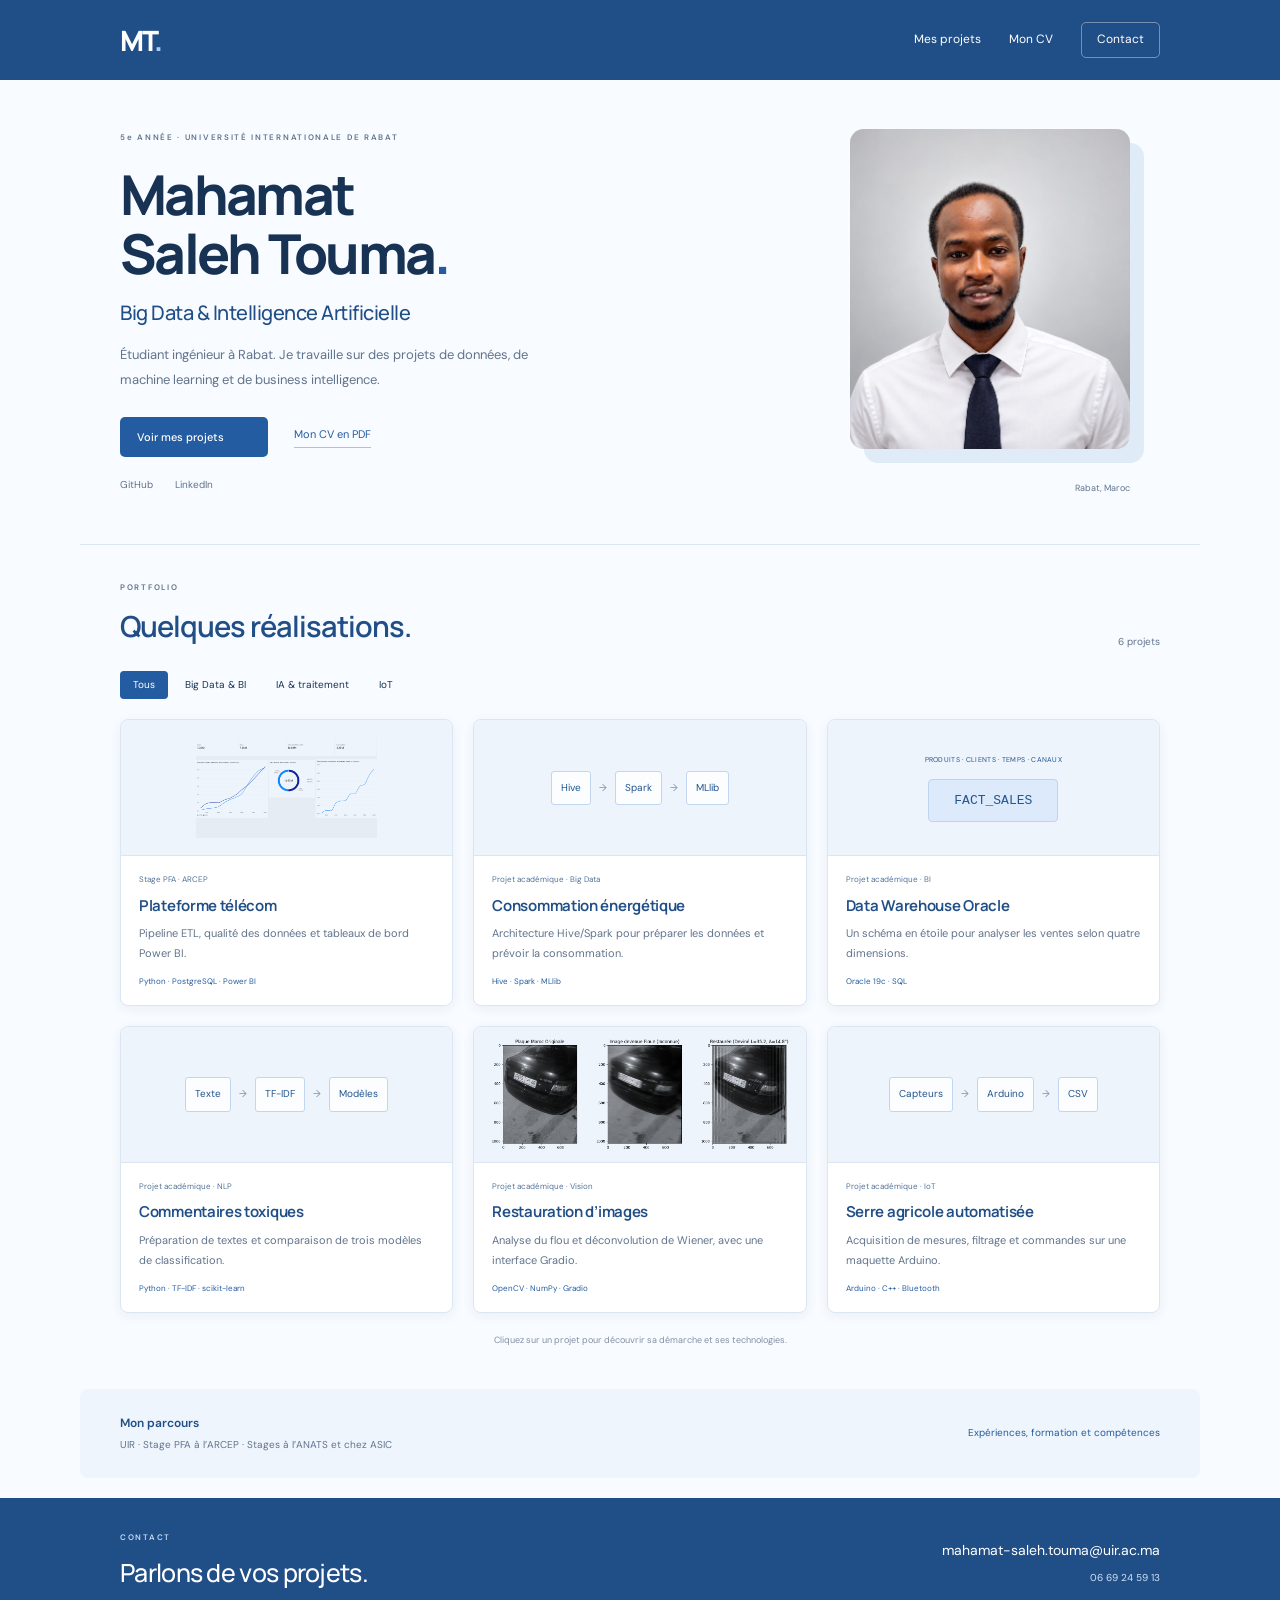
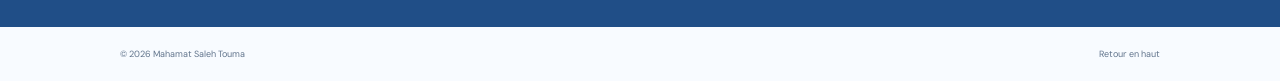
<file: index.html>
<!doctype html>
<html lang="fr">
<head><meta charset="utf-8"><meta name="viewport" content="width=device-width,initial-scale=1"><meta name="theme-color" content="#122e3b"><meta name="description" content="Portfolio de Mahamat Saleh Touma, élève ingénieur en 5e année Big Data et Intelligence Artificielle à l’UIR. Expériences, formation et projets en données, IA, BI et IoT."><title>Mahamat Saleh Touma | Big Data & Intelligence Artificielle</title><link rel="icon" href="data:image/svg+xml,%3Csvg xmlns='http://www.w3.org/2000/svg' viewBox='0 0 64 64'%3E%3Crect width='64' height='64' rx='14' fill='%23122e3b'/%3E%3Ctext x='32' y='43' text-anchor='middle' font-family='Arial' font-size='34' fill='%2389d4bd'%3EM%3C/text%3E%3C/svg%3E"><script src="app.js" defer></script><meta property="og:title" content="Mahamat Saleh Touma — Big Data & Intelligence Artificielle"><meta property="og:description" content="Mon parcours à l’UIR, mes expériences et mes projets en données, IA, BI et IoT."><meta property="og:type" content="website"><meta property="og:url" content="https://toumaj1.github.io/"><meta property="og:image" content="https://toumaj1.github.io/social-preview.png"><link rel="canonical" href="https://toumaj1.github.io/"><link rel="stylesheet" href="compact.css?v=20261024-blue"></head><body><a class="skip" href="#contenu">Aller au contenu</a><header class="wrap"><a class="brand" href="#accueil" aria-label="Mahamat Saleh Touma, accueil">MT<span>.</span></a><button class="menu-toggle" aria-controls="navigation" aria-expanded="false">Menu ☰</button><nav id="navigation" aria-label="Navigation principale"><a href="#projets">Mes projets</a><a href="cv.html">Mon CV</a><a class="nav-contact" href="#contact">Contact </a></nav></header>
<main id="contenu"><section class="hero wrap" id="accueil"><div class="hero-copy"><p class="eyebrow">5e ANNÉE · UNIVERSITÉ INTERNATIONALE DE RABAT</p><h1>Mahamat<br>Saleh Touma<span>.</span></h1><h2>Big Data & Intelligence Artificielle</h2><p class="hero-description">Étudiant ingénieur à Rabat. Je travaille sur des projets de données, de machine learning et de business intelligence.</p><div class="hero-actions"><a class="button" href="#projets">Voir mes projets <span></span></a><a class="cv-download" href="cv-mahamat-saleh-touma.pdf" download>Mon CV en PDF </a></div><div class="hero-social"><a href="https://github.com/toumaj1" target="_blank" rel="noopener noreferrer">GitHub </a><a href="https://www.linkedin.com/in/mahamat-saleh-touma-a83767278" target="_blank" rel="noopener noreferrer">LinkedIn </a></div></div><div class="hero-photo"><img src="portrait.png" alt="Portrait de Mahamat Saleh Touma" width="1130" height="1392"><span>Rabat, Maroc</span></div></section>
<section class="projects wrap" id="projets"><div class="projects-heading"><div><p class="eyebrow">PORTFOLIO</p><h2>Quelques réalisations.</h2></div><span class="project-count">6 projets</span></div><div class="filters" role="group" aria-label="Filtrer les projets"><button data-filter="all" class="active" aria-pressed="true">Tous</button><button data-filter="engineering" aria-pressed="false">Big Data & BI</button><button data-filter="ml" aria-pressed="false">IA & traitement</button><button data-filter="iot" aria-pressed="false">IoT</button></div><div class="project-grid"><article class="project-card" data-category="engineering"><button class="project-open" data-project="arcep"><div class="project-preview arcep"><img src="arcep-dashboard.png" alt="Tableau de bord Power BI du projet ARCEP" width="718" height="400" loading="lazy"></div><div class="project-copy"><p class="project-kind">Stage PFA · ARCEP</p><h3>Plateforme télécom<span aria-hidden="true"></span></h3><p class="project-summary">Pipeline ETL, qualité des données et tableaux de bord Power BI.</p><p class="project-tools">Python · PostgreSQL · Power BI</p></div></button></article><article class="project-card" data-category="engineering"><button class="project-open" data-project="energy"><div class="project-preview energy"><div class="project-symbol"><span>Hive</span><i>→</i><span>Spark</span><i>→</i><span>MLlib</span></div></div><div class="project-copy"><p class="project-kind">Projet académique · Big Data</p><h3>Consommation énergétique<span aria-hidden="true"></span></h3><p class="project-summary">Architecture Hive/Spark pour préparer les données et prévoir la consommation.</p><p class="project-tools">Hive · Spark · MLlib</p></div></button></article><article class="project-card" data-category="engineering"><button class="project-open" data-project="oracle"><div class="project-preview oracle"><div class="project-symbol oracle-symbol"><small>PRODUITS · CLIENTS · TEMPS · CANAUX</small><strong>FACT_SALES</strong></div></div><div class="project-copy"><p class="project-kind">Projet académique · BI</p><h3>Data Warehouse Oracle<span aria-hidden="true"></span></h3><p class="project-summary">Un schéma en étoile pour analyser les ventes selon quatre dimensions.</p><p class="project-tools">Oracle 19c · SQL</p></div></button></article><article class="project-card" data-category="ml"><button class="project-open" data-project="toxic"><div class="project-preview toxic"><div class="project-symbol"><span>Texte</span><i>→</i><span>TF-IDF</span><i>→</i><span>Modèles</span></div></div><div class="project-copy"><p class="project-kind">Projet académique · NLP</p><h3>Commentaires toxiques<span aria-hidden="true"></span></h3><p class="project-summary">Préparation de textes et comparaison de trois modèles de classification.</p><p class="project-tools">Python · TF-IDF · scikit-learn</p></div></button></article><article class="project-card" data-category="ml"><button class="project-open" data-project="vision"><div class="project-preview vision"><img src="vision-result.png" alt="Images originale, floutée et restaurée du notebook" width="1183" height="451" loading="lazy"></div><div class="project-copy"><p class="project-kind">Projet académique · Vision</p><h3>Restauration d’images<span aria-hidden="true"></span></h3><p class="project-summary">Analyse du flou et déconvolution de Wiener, avec une interface Gradio.</p><p class="project-tools">OpenCV · NumPy · Gradio</p></div></button></article><article class="project-card" data-category="iot"><button class="project-open" data-project="greenhouse"><div class="project-preview greenhouse"><div class="project-symbol"><span>Capteurs</span><i>→</i><span>Arduino</span><i>→</i><span>CSV</span></div></div><div class="project-copy"><p class="project-kind">Projet académique · IoT</p><h3>Serre agricole automatisée<span aria-hidden="true"></span></h3><p class="project-summary">Acquisition de mesures, filtrage et commandes sur une maquette Arduino.</p><p class="project-tools">Arduino · C++ · Bluetooth</p></div></button></article></div><p class="project-hint">Cliquez sur un projet pour découvrir sa démarche et ses technologies.</p></section>
<section class="profile-line wrap"><p><strong>Mon parcours</strong><br>UIR · Stage PFA à l’ARCEP · Stages à l’ANATS et chez ASIC</p><a href="cv.html">Expériences, formation et compétences </a></section>
<section class="contact" id="contact"><div class="wrap"><div><p class="eyebrow">CONTACT</p><h2>Parlons de vos projets.</h2></div><div class="contact-details"><a class="email" href="mailto:mahamat-saleh.touma@uir.ac.ma">mahamat-saleh.touma@uir.ac.ma </a><a href="tel:+212669245913">06 69 24 59 13</a></div></div></section></main><footer class="wrap"><span>© <span id="year">2026</span> Mahamat Saleh Touma</span><a href="#accueil">Retour en haut </a></footer><dialog id="project-dialog" aria-labelledby="dialog-title"><div class="dialog-top"><span>FICHE PROJET</span><button id="close-dialog" aria-label="Fermer la fiche du projet">Fermer ×</button></div><div id="dialog-content"></div></dialog></body></html>
</file>
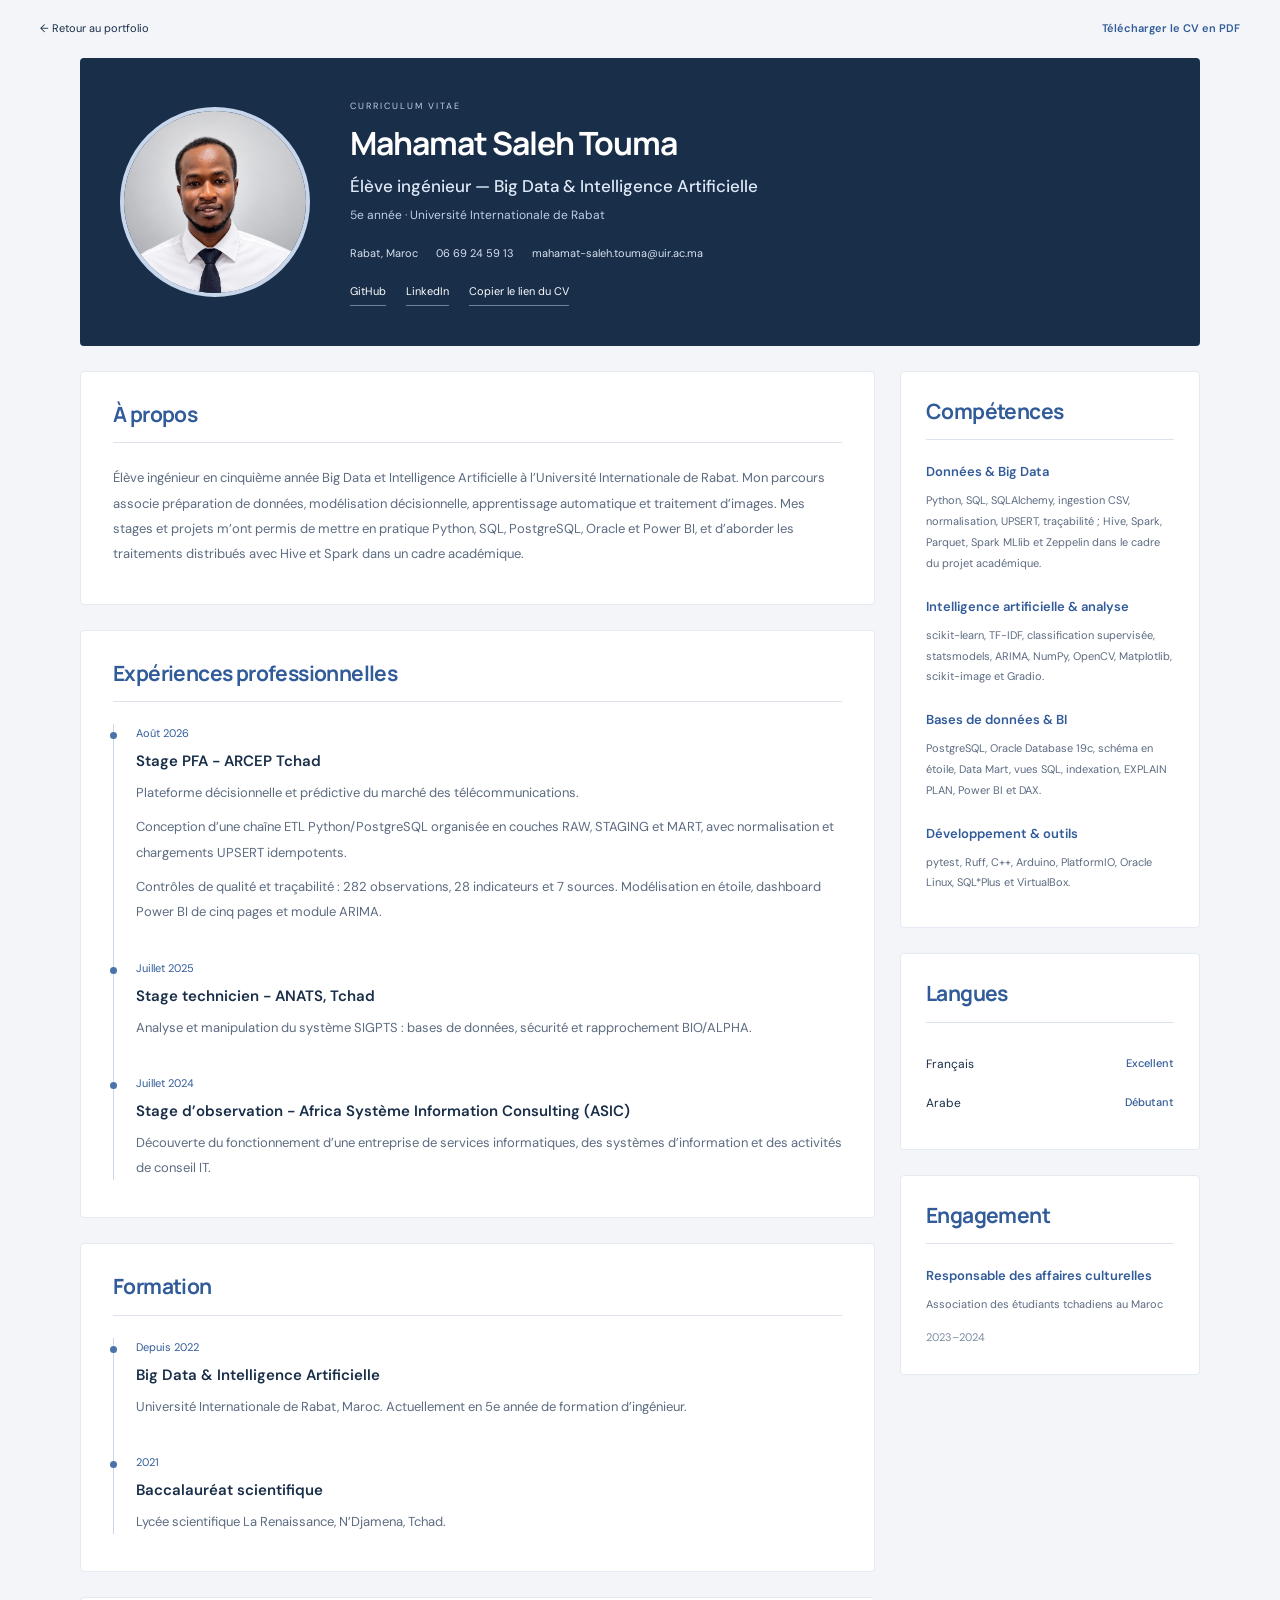
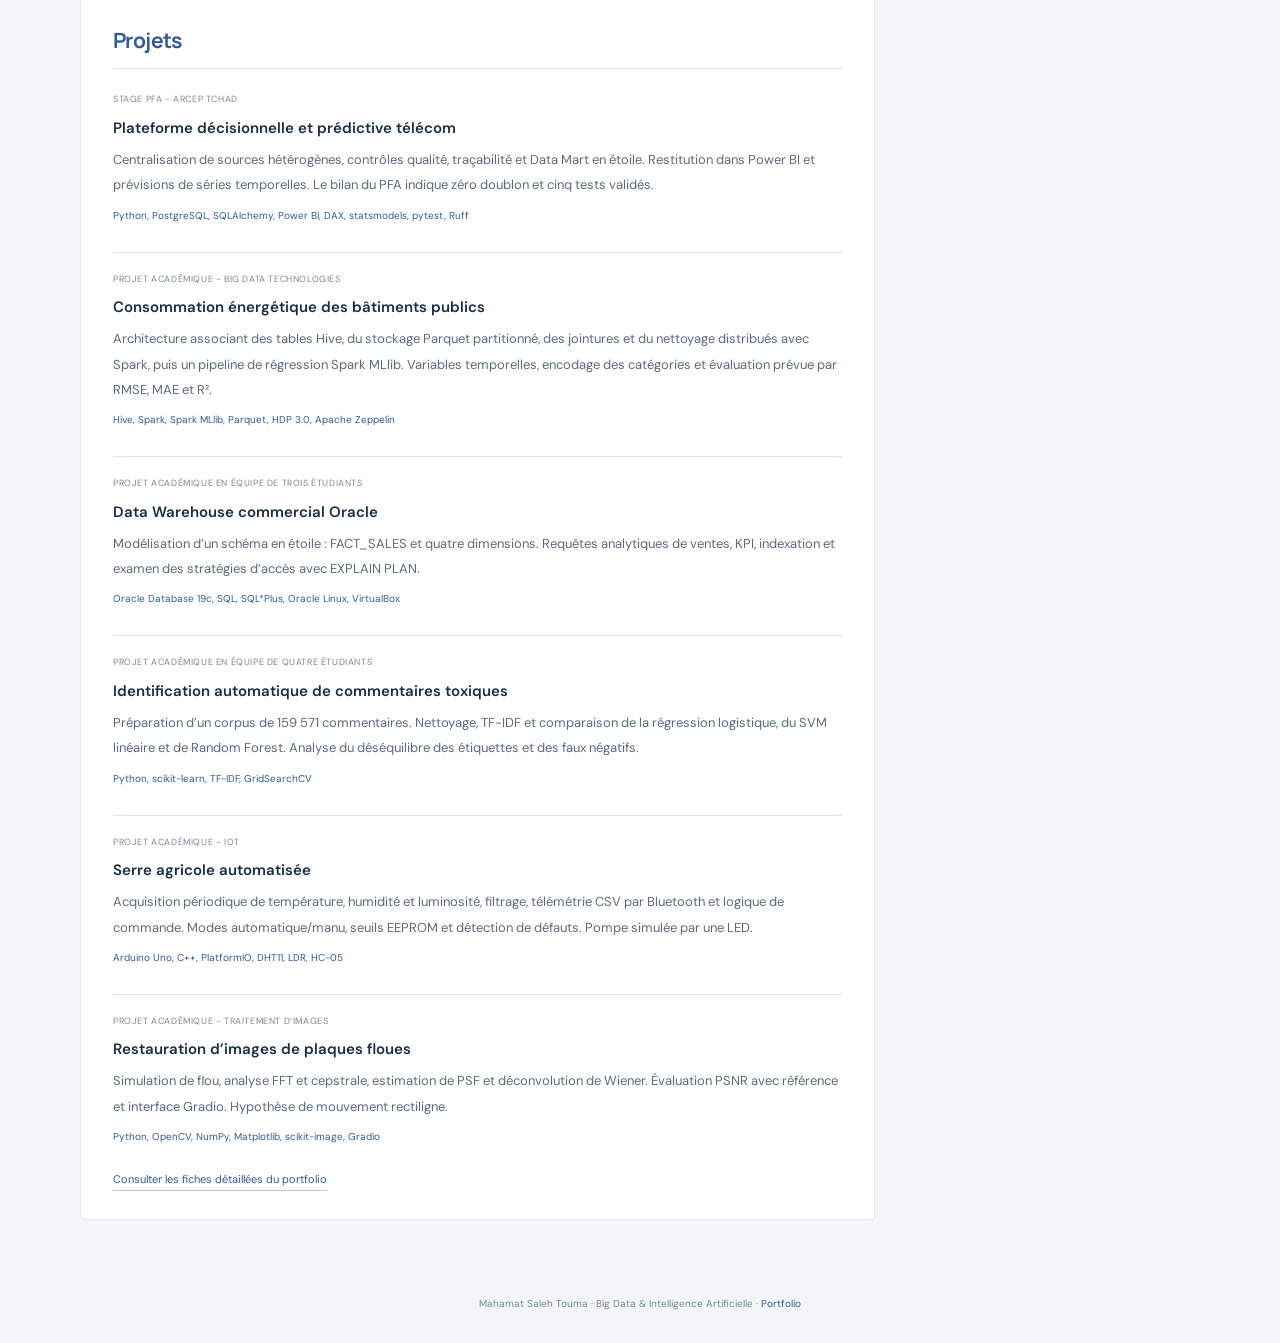
<file: cv.html>
<!doctype html><html lang="fr"><head><meta charset="utf-8"><meta name="viewport" content="width=device-width,initial-scale=1"><title>CV — Mahamat Saleh Touma | Big Data & IA</title><meta name="description" content="CV de Mahamat Saleh Touma, élève ingénieur en 5e année Big Data et IA à l’UIR. Expériences, formation, compétences et projets."><link rel="stylesheet" href="cv.css"></head><body>
<header class="cv-top"><a href="./">← Retour au portfolio</a><a href="cv-mahamat-saleh-touma.pdf" download>Télécharger le CV en PDF </a></header>
<nav class="cv-rail" aria-label="Rubriques du CV"><a href="#profil">Profil</a><a href="#experience">Expériences</a><a href="#formation">Formation</a><a href="#competences">Compétences</a><a href="#projets">Projets</a><a href="#langues">Langues</a></nav>
<main class="cv-page"><section class="cv-banner"><img src="portrait.png" alt="Portrait de Mahamat Saleh Touma" width="1130" height="1392"><div><p class="cv-overline">CURRICULUM VITAE</p><h1>Mahamat Saleh Touma</h1><h2>Élève ingénieur — Big Data & Intelligence Artificielle</h2><p>5e année · Université Internationale de Rabat</p><div class="cv-banner-contact"><span>Rabat, Maroc</span><a href="tel:+212669245913">06 69 24 59 13</a><a href="mailto:mahamat-saleh.touma@uir.ac.ma">mahamat-saleh.touma@uir.ac.ma</a></div><div class="cv-banner-links"><a href="https://github.com/toumaj1" target="_blank" rel="noopener noreferrer">GitHub </a><a href="https://www.linkedin.com/in/mahamat-saleh-touma-a83767278" target="_blank" rel="noopener noreferrer">LinkedIn </a><button id="share-cv" type="button">Copier le lien du CV </button><span id="copy-status" role="status"></span></div></div></section>
<div class="cv-columns"><div class="cv-main"><section class="cv-panel" id="profil"><h2>À propos</h2><p>Élève ingénieur en cinquième année Big Data et Intelligence Artificielle à l’Université Internationale de Rabat. Mon parcours associe préparation de données, modélisation décisionnelle, apprentissage automatique et traitement d’images. Mes stages et projets m’ont permis de mettre en pratique Python, SQL, PostgreSQL, Oracle et Power BI, et d’aborder les traitements distribués avec Hive et Spark dans un cadre académique.</p></section><section class="cv-panel" id="experience"><h2>Expériences professionnelles</h2><article class="cv-entry"><span>Août 2026</span><h3>Stage PFA - ARCEP Tchad</h3><p>Plateforme décisionnelle et prédictive du marché des télécommunications.</p><p>Conception d’une chaîne ETL Python/PostgreSQL organisée en couches RAW, STAGING et MART, avec normalisation et chargements UPSERT idempotents.</p><p>Contrôles de qualité et traçabilité : 282 observations, 28 indicateurs et 7 sources. Modélisation en étoile, dashboard Power BI de cinq pages et module ARIMA.</p></article><article class="cv-entry"><span>Juillet 2025</span><h3>Stage technicien - ANATS, Tchad</h3><p>Analyse et manipulation du système SIGPTS : bases de données, sécurité et rapprochement BIO/ALPHA.</p></article><article class="cv-entry"><span>Juillet 2024</span><h3>Stage d’observation - Africa Système Information Consulting (ASIC)</h3><p>Découverte du fonctionnement d’une entreprise de services informatiques, des systèmes d’information et des activités de conseil IT.</p></article></section><section class="cv-panel" id="formation"><h2>Formation</h2><article class="cv-entry"><span>Depuis 2022</span><h3>Big Data &amp; Intelligence Artificielle</h3><p>Université Internationale de Rabat, Maroc. Actuellement en 5e année de formation d’ingénieur.</p></article><article class="cv-entry"><span>2021</span><h3>Baccalauréat scientifique</h3><p>Lycée scientifique La Renaissance, N’Djamena, Tchad.</p></article></section><section class="cv-panel" id="projets"><h2>Projets</h2><div class="cv-projects"><article class="cv-project"><p class="cv-project-type">Stage PFA - ARCEP Tchad</p><h3>Plateforme décisionnelle et prédictive télécom</h3><p>Centralisation de sources hétérogènes, contrôles qualité, traçabilité et Data Mart en étoile. Restitution dans Power BI et prévisions de séries temporelles. Le bilan du PFA indique zéro doublon et cinq tests validés.</p><p class="cv-tech">Python, PostgreSQL, SQLAlchemy, Power BI, DAX, statsmodels, pytest, Ruff</p></article><article class="cv-project"><p class="cv-project-type">Projet académique - Big Data Technologies</p><h3>Consommation énergétique des bâtiments publics</h3><p>Architecture associant des tables Hive, du stockage Parquet partitionné, des jointures et du nettoyage distribués avec Spark, puis un pipeline de régression Spark MLlib. Variables temporelles, encodage des catégories et évaluation prévue par RMSE, MAE et R².</p><p class="cv-tech">Hive, Spark, Spark MLlib, Parquet, HDP 3.0, Apache Zeppelin</p></article><article class="cv-project"><p class="cv-project-type">Projet académique en équipe de trois étudiants</p><h3>Data Warehouse commercial Oracle</h3><p>Modélisation d’un schéma en étoile : FACT_SALES et quatre dimensions. Requêtes analytiques de ventes, KPI, indexation et examen des stratégies d’accès avec EXPLAIN PLAN.</p><p class="cv-tech">Oracle Database 19c, SQL, SQL*Plus, Oracle Linux, VirtualBox</p></article><article class="cv-project"><p class="cv-project-type">Projet académique en équipe de quatre étudiants</p><h3>Identification automatique de commentaires toxiques</h3><p>Préparation d’un corpus de 159 571 commentaires. Nettoyage, TF-IDF et comparaison de la régression logistique, du SVM linéaire et de Random Forest. Analyse du déséquilibre des étiquettes et des faux négatifs.</p><p class="cv-tech">Python, scikit-learn, TF-IDF, GridSearchCV</p></article><article class="cv-project"><p class="cv-project-type">Projet académique - IoT</p><h3>Serre agricole automatisée</h3><p>Acquisition périodique de température, humidité et luminosité, filtrage, télémétrie CSV par Bluetooth et logique de commande. Modes automatique/manu, seuils EEPROM et détection de défauts. Pompe simulée par une LED.</p><p class="cv-tech">Arduino Uno, C++, PlatformIO, DHT11, LDR, HC-05</p></article><article class="cv-project"><p class="cv-project-type">Projet académique - Traitement d’images</p><h3>Restauration d’images de plaques floues</h3><p>Simulation de flou, analyse FFT et cepstrale, estimation de PSF et déconvolution de Wiener. Évaluation PSNR avec référence et interface Gradio. Hypothèse de mouvement rectiligne.</p><p class="cv-tech">Python, OpenCV, NumPy, Matplotlib, scikit-image, Gradio</p></article></div><a class="cv-more" href="./#projets">Consulter les fiches détaillées du portfolio </a></section></div><aside><section class="cv-panel" id="competences"><h2>Compétences</h2><article><h3>Données &amp; Big Data</h3><p>Python, SQL, SQLAlchemy, ingestion CSV, normalisation, UPSERT, traçabilité ; Hive, Spark, Parquet, Spark MLlib et Zeppelin dans le cadre du projet académique.</p></article><article><h3>Intelligence artificielle &amp; analyse</h3><p>scikit-learn, TF-IDF, classification supervisée, statsmodels, ARIMA, NumPy, OpenCV, Matplotlib, scikit-image et Gradio.</p></article><article><h3>Bases de données &amp; BI</h3><p>PostgreSQL, Oracle Database 19c, schéma en étoile, Data Mart, vues SQL, indexation, EXPLAIN PLAN, Power BI et DAX.</p></article><article><h3>Développement &amp; outils</h3><p>pytest, Ruff, C++, Arduino, PlatformIO, Oracle Linux, SQL*Plus et VirtualBox.</p></article></section><section class="cv-panel" id="langues"><h2>Langues</h2><div class="cv-language"><span>Français</span><strong>Excellent</strong></div><div class="cv-language"><span>Arabe</span><strong>Débutant</strong></div></section><section class="cv-panel"><h2>Engagement</h2><h3>Responsable des affaires culturelles</h3><p>Association des étudiants tchadiens au Maroc</p><span class="cv-date">2023–2024</span></section></aside></div></main><footer>Mahamat Saleh Touma · Big Data & Intelligence Artificielle · <a href="./">Portfolio</a></footer><script>document.getElementById('share-cv').addEventListener('click',async()=>{let s=document.getElementById('copy-status');try{await navigator.clipboard.writeText(location.href.split('#')[0]);s.textContent='Lien copié';}catch{ s.textContent='Copiez l’adresse depuis votre navigateur.';}});</script></body></html>
</file>
<file: compact.css>
@import url('https://fonts.googleapis.com/css2?family=DM+Sans:wght@400;500;600;700&family=Manrope:wght@400;500;600;700;800&display=swap');
:root{--ink:#192e49;--muted:#6b778b;--blue:#315b99;--line:#e0e5ed;--bg:#fafbfd}*{box-sizing:border-box}html{scroll-behavior:smooth;scroll-padding-top:30px}body{margin:0;background:var(--bg);font-family:'DM Sans',Arial,sans-serif;color:var(--ink);font-size:14px;line-height:1.65}a{color:inherit;text-decoration:none}button{font:inherit;color:inherit;cursor:pointer}button:focus-visible,a:focus-visible{outline:3px solid #80a1cf;outline-offset:5px}.wrap{max-width:1120px;padding:0 40px;margin:auto}header{height:80px;display:flex;align-items:center;justify-content:space-between;border-bottom:1px solid var(--line)}.brand{font-family:Manrope,sans-serif;font-size:28px;letter-spacing:-2px;font-weight:800}.brand span{color:var(--blue)}nav{display:flex;align-items:center;gap:28px;font-size:12px}.nav-contact{border:1px solid #cbd5e3;padding:7px 15px;border-radius:5px}a:hover{color:var(--blue)}h1,h2,h3,p{margin:0}h1,h2,h3{font-family:Manrope,Arial,sans-serif}h1{font-size:55px;letter-spacing:-2.7px;line-height:1.08;font-weight:750}h1>span{color:var(--blue)}.eyebrow{font-size:8px;font-weight:600;letter-spacing:1.7px;color:var(--muted)}.hero{display:grid;grid-template-columns:1.3fr .7fr;gap:70px;align-items:center;padding-top:49px;padding-bottom:48px}.hero .eyebrow{margin-bottom:20px}.hero h2{font-size:20px;line-height:1.5;font-weight:500;color:var(--blue);letter-spacing:-.5px;margin-top:15px}.hero-description{font-size:13px;line-height:1.9;color:var(--muted);max-width:440px;margin-top:15px}.hero-actions{display:flex;align-items:center;gap:26px;margin-top:24px}.button{background:var(--ink);color:white;display:inline-flex;gap:27px;padding:11px 17px;border-radius:5px;font-size:11px;font-weight:500}.button:hover{background:var(--blue);color:white}.cv-download{font-size:11px;border-bottom:1px solid #bfcbdc;padding-bottom:4px}.hero-social{display:flex;gap:22px;font-size:10px;color:var(--muted);margin-top:20px}.hero-photo{max-width:280px;justify-self:center;width:100%;position:relative}.hero-photo img{width:100%;height:320px;object-fit:cover;object-position:50% 31%;border-radius:14px;background:#e6e9ef;box-shadow:14px 14px 0 #e8edf5}.hero-photo>span{display:block;font-size:9px;margin-top:25px;color:var(--muted);text-align:right}.projects{padding-top:36px;padding-bottom:34px;border-top:1px solid var(--line)}.projects-heading{display:flex;justify-content:space-between;align-items:flex-end}.projects-heading .eyebrow{margin-bottom:9px}.projects h2{font-size:29px;font-weight:600;letter-spacing:-1px}.project-count{font-size:10px;color:var(--muted)}.filters{display:flex;gap:4px;margin:20px 0}.filters button{border:0;background:none;padding:6px 13px;font-size:10px;border-radius:4px}.filters button.active{background:var(--ink);color:white}.filters button:not(.active):hover{background:#e9eef6}.project-grid{display:grid;grid-template-columns:repeat(3,1fr);gap:20px}.project-card{background:white;border:1px solid #e0e6ef;border-radius:8px;overflow:hidden;transition:transform .2s,box-shadow .2s}.project-card:hover{transform:translateY(-3px);box-shadow:0 8px 24px #243c5b0b}.project-card[hidden]{display:none}.project-card>button{border:0;padding:0;background:none;width:100%;height:100%;text-align:left;display:block}.project-preview{height:136px;background:#edf1f7;display:flex;align-items:center;justify-content:center;padding:17px;border-bottom:1px solid #e9edf4}.project-preview img{display:block;width:100%;height:100%;object-fit:contain;mix-blend-mode:multiply}.project-preview.arcep{background:#f3f5f8}.project-preview.vision{padding:10px}.project-copy{padding:17px 18px 16px}.project-kind{font-size:8px;color:var(--muted);margin-bottom:8px}.project-copy h3{font-size:15px;font-weight:650;letter-spacing:-.3px;line-height:1.45;display:flex;justify-content:space-between;gap:7px}.project-copy h3>span{color:#8092ab;font-family:Arial;font-weight:400;font-size:17px}.project-summary{font-size:11px;color:var(--muted);line-height:1.8;margin-top:8px;min-height:40px}.project-tools{font-size:8px;line-height:1.7;color:var(--blue);margin-top:11px}.project-symbol{display:flex;gap:8px;align-items:center;justify-content:center;font-size:10px;width:100%;color:#41638f}.project-symbol>span{border:1px solid #cbd7e7;background:#fff;padding:8px 9px;border-radius:3px}.project-symbol>i{font-style:normal;color:#8096b2}.oracle-symbol{flex-direction:column;gap:13px}.oracle-symbol small{font-size:7px;letter-spacing:.3px}.oracle-symbol strong{font-family:monospace;font-weight:500;font-size:13px;background:#dce5f2;border:1px solid #c3d0e3;padding:10px 25px;border-radius:4px}.project-hint{font-size:9px;color:#8390a2;text-align:center;margin-top:20px}.profile-line{padding-top:23px;padding-bottom:24px;display:flex;align-items:center;justify-content:space-between;gap:30px;border-top:1px solid var(--line)}.profile-line p{font-size:10px;color:var(--muted);line-height:1.9}.profile-line strong{font-weight:600;color:var(--ink);font-size:12px}.profile-line a{font-size:10px;color:var(--blue)}.contact{background:#192e49;color:white;margin-top:10px}.contact>.wrap{padding-top:33px;padding-bottom:33px;display:flex;justify-content:space-between;align-items:center;gap:40px}.contact .eyebrow{color:#b3c5dd;margin-bottom:8px}.contact h2{font-size:25px;font-weight:500;letter-spacing:-.7px}.contact-details{display:flex;flex-direction:column;gap:8px;align-items:flex-end}.contact-details .email{font-size:14px;color:#d8e5f7}.contact-details>a:last-child{font-size:10px;color:#bbcde4}footer{padding-top:20px!important;padding-bottom:20px!important;display:flex;justify-content:space-between;font-size:9px;color:var(--muted)}.menu-toggle{display:none}.skip{position:absolute;top:-100px;background:white;padding:10px;z-index:5}.skip:focus{top:0}
dialog{width:min(780px,94vw);max-height:88vh;border:0;border-radius:9px;background:white;color:var(--ink);padding:0;box-shadow:0 20px 80px #0003}dialog::backdrop{background:#11263ec7;backdrop-filter:blur(4px)}.dialog-top{position:sticky;top:0;background:white;border-bottom:1px solid var(--line);padding:16px 26px;display:flex;justify-content:space-between;align-items:center;z-index:1}.dialog-top>span{font-size:8px;letter-spacing:1.5px}.dialog-top button{border:0;background:var(--ink);color:white;padding:6px 13px;font-size:10px;border-radius:4px}#dialog-content{padding:28px 32px 32px}#dialog-content .eyebrow{margin-bottom:14px}#dialog-content h2{font-size:27px;line-height:1.3;letter-spacing:-.8px;margin-bottom:17px}#dialog-content h3{font-size:17px;font-weight:600;letter-spacing:-.3px;margin:22px 0 8px}#dialog-content p{font-size:12px;line-height:1.9;color:#5c6c81}.tags{display:flex;flex-wrap:wrap;gap:6px}.tags span{background:#edf2f8;padding:3px 8px;font-size:9px;border-radius:3px;color:#42628a}#dialog-content .dialog-intro{margin-top:18px;font-size:13px}.dialog-flow{display:flex;flex-wrap:wrap;gap:7px;margin:20px 0}.dialog-flow span{border:1px solid var(--line);padding:6px 10px;font-size:10px}.dialog-flow span+span:before{content:'→';margin-right:8px;color:var(--blue)}#dialog-content img{width:100%;margin-top:24px}#dialog-content .note{background:#f2f5fa;border-left:2px solid #8fa9cd;padding:12px 15px;font-size:10px;margin-top:23px}.modal-open{overflow:hidden}
@media(max-width:900px){.wrap{padding-left:30px;padding-right:30px}.hero{gap:40px}.hero h1{font-size:48px}.hero-photo{max-width:245px}.hero-photo img{height:290px}.hero .eyebrow{font-size:7px}.hero h2{font-size:17px}.project-grid{gap:15px}.project-copy{padding:14px}.project-copy h3{font-size:14px}.project-summary{font-size:10px}.project-symbol{gap:5px;font-size:9px}.project-symbol>span{padding:7px}.contact-details .email{font-size:12px}}
@media(max-width:650px){html{scroll-padding-top:20px}.wrap{padding-left:23px;padding-right:23px}header{height:68px;position:relative}.brand{font-size:25px}.menu-toggle{display:block;border:0;background:none;font-size:11px}nav{display:none;position:absolute;top:67px;left:0;right:0;padding:18px 23px;background:var(--bg);border-bottom:1px solid var(--line);z-index:5;gap:20px;font-size:11px}nav.open{display:flex}.hero{grid-template-columns:1fr 108px;gap:17px;padding-top:32px;padding-bottom:29px;align-items:start}.hero-copy{display:contents}.hero .eyebrow{grid-column:1/-1;font-size:6.4px;letter-spacing:.9px;margin:0 0 1px}.hero h1{grid-column:1;grid-row:2;font-size:34px;letter-spacing:-1.5px;line-height:1.1;margin-top:3px}.hero h2{grid-column:1;grid-row:3;font-size:13px;line-height:1.6;letter-spacing:-.2px;margin:0}.hero-photo{grid-column:2;grid-row:2/4;width:108px;margin-top:0}.hero-photo img{height:132px;border-radius:9px;box-shadow:6px 6px 0 #e8edf5;object-position:50% 30%}.hero-photo>span{font-size:7px;margin-top:12px}.hero-description{grid-column:1/-1;font-size:12px;line-height:1.9;margin-top:5px}.hero-actions{grid-column:1/-1;gap:22px;margin-top:0}.hero-actions .button{font-size:10px;padding:10px 14px;gap:20px}.cv-download{font-size:10px}.hero-social{grid-column:1/-1;margin-top:0;font-size:9px;gap:20px}.projects{padding-top:27px;padding-bottom:25px}.projects h2{font-size:25px;letter-spacing:-.7px}.projects-heading .eyebrow{font-size:7px}.project-count{font-size:9px}.filters{margin:17px 0;gap:0}.filters button{font-size:8px;padding:6px 10px}.project-grid{grid-template-columns:1fr 1fr;gap:13px}.project-preview{height:93px;padding:8px}.project-copy{padding:12px 11px}.project-kind{font-size:6.5px;line-height:1.5;margin-bottom:6px}.project-copy h3{font-size:12px;line-height:1.5;letter-spacing:-.2px}.project-copy h3>span{font-size:13px}.project-summary{font-size:9px;line-height:1.7;min-height:46px;margin-top:6px}.project-tools{font-size:6.8px;margin-top:8px}.project-symbol{gap:3px;font-size:6px}.project-symbol>span{padding:6px 5px}.oracle-symbol small{font-size:4.8px;letter-spacing:0}.oracle-symbol strong{font-size:9px;padding:7px 15px}.oracle-symbol{gap:9px}.project-hint{font-size:8px;line-height:1.7}.profile-line{display:block;padding-top:20px;padding-bottom:22px}.profile-line p{font-size:9px}.profile-line a{display:block;font-size:9px;margin-top:10px}.contact>.wrap{display:block;padding-top:28px;padding-bottom:28px}.contact h2{font-size:24px}.contact .eyebrow{font-size:7px}.contact-details{align-items:flex-start;margin-top:19px;gap:9px}.contact-details .email{font-size:12px}.contact-details>a:last-child{font-size:10px}footer{font-size:8px;gap:20px}#dialog-content{padding:24px 22px}#dialog-content h2{font-size:23px}.dialog-top{padding:14px 22px}#dialog-content .eyebrow{font-size:7px}}
@media(max-width:360px){.hero{grid-template-columns:1fr 90px}.hero-photo{width:90px}.hero-photo img{height:115px}.hero h1{font-size:30px}.hero h2{font-size:12px}.wrap{padding-left:18px;padding-right:18px}.project-copy{padding:10px 9px}.project-copy h3{font-size:11px}.filters button{padding:6px 8px}}
@media(prefers-reduced-motion:reduce){html{scroll-behavior:auto}.project-card{transition:none}}
/* Bandeau bleu de navigation */
header.wrap{position:relative;isolation:isolate;color:#fff;border-bottom:0}
header.wrap::before{content:"";position:absolute;inset:0 auto 0 50%;width:100vw;transform:translateX(-50%);background:#244e87;z-index:-1;pointer-events:none}
header .brand span{color:#a9c9f4}
header nav a:hover,header .brand:hover{color:#c4dcff}
header .nav-contact{border-color:#ffffff60}
header .nav-contact:hover{background:#ffffff12;color:#fff}
header .menu-toggle{color:#fff}
@media(max-width:650px){header nav{background:#244e87;border-bottom-color:#ffffff30}}
/* Palette bleue harmonisée */
:root{--ink:#183254;--muted:#61748c;--blue:#245ca1;--line:#dce6f2;--bg:#f8fbff}
header.wrap::before{background:#204e87}
.hero h2,.projects h2,.project-copy h3,.profile-line strong{color:#204e87}
.button,.filters button.active,.dialog-top button{background:#245ca1}
.button:hover,.dialog-top button:hover{background:#194879}
.cv-download{color:#245ca1;border-bottom-color:#a8c4e5}
.hero-photo img{box-shadow:14px 14px 0 #e0ebf8}
.project-card{border-color:#dce6f2;box-shadow:0 3px 12px #234f8010}
.project-card:hover{border-color:#a9c4e5;box-shadow:0 10px 28px #234f8018}
.project-preview,.project-preview.arcep,.project-preview.vision{background:#edf4fc;border-bottom-color:#dce6f2}
.project-symbol{color:#24558f}.project-symbol>span{border-color:#c3d6ef;background:#ffffffdb}
.oracle-symbol strong{background:#dceafb;border-color:#bed3ed;color:#24558f}
.project-kind{color:#52739a}.project-tools{color:#245ca1}
.filters button:not(.active):hover{background:#e4effb}
.profile-line{background:#eef5fd;border-radius:8px;border-top:0;margin-top:8px;margin-bottom:20px}
.contact{background:#204e87}.contact .eyebrow{color:#c4daf5}.contact-details .email{color:#fff}.contact-details>a:last-child{color:#d4e4f8}
.tags span{background:#eaf3ff;color:#24558f}#dialog-content h2,#dialog-content h3{color:#204e87}
@media(max-width:650px){.hero-photo img{box-shadow:6px 6px 0 #e0ebf8}}
</file>
<file: cv.css>
@import url('https://fonts.googleapis.com/css2?family=DM+Sans:wght@400;500;600;700&family=Manrope:wght@500;600;700;800&display=swap');
:root{--ink:#192e49;--blue:#315b99;--muted:#647186;--line:#dce3ed}*{box-sizing:border-box}html{scroll-behavior:smooth;scroll-padding-top:30px}body{margin:0;background:#f3f5f8;color:var(--ink);font-family:'DM Sans',Arial,sans-serif;line-height:1.8;font-size:14px}a{color:inherit;text-decoration:none}button{font:inherit;cursor:pointer}a:focus-visible,button:focus-visible{outline:3px solid #6b96d3;outline-offset:4px}.cv-top{max-width:1320px;margin:auto;padding:19px 40px;display:flex;justify-content:space-between;font-size:11px}.cv-top a:last-child{color:var(--blue);font-weight:600}.cv-rail{position:fixed;left:18px;top:30%;display:flex;flex-direction:column;background:#192e49;border-radius:5px;padding:15px 0;width:96px;z-index:2;box-shadow:0 6px 25px #192e4920}.cv-rail a{font-size:10px;color:#d7e2f0;text-align:center;padding:12px 5px;transition:background .2s}.cv-rail a:hover{background:#304c70;color:white}.cv-page{max-width:1160px;margin:0 auto 40px;padding:0 20px}.cv-banner{display:grid;grid-template-columns:190px 1fr;gap:40px;background:#192e49;color:white;padding:40px;border-radius:4px;align-items:center}.cv-banner img{width:190px;height:190px;object-fit:cover;object-position:50% 33%;border-radius:50%;border:4px solid #c7d6eb}.cv-overline{font-size:9px;letter-spacing:2px;color:#bdcfe7;margin:0 0 10px}.cv-banner h1{font-family:Manrope,Arial,sans-serif;font-size:32px;line-height:1.2;margin:0 0 12px;letter-spacing:-1px}.cv-banner h2{font-size:17px;font-weight:500;margin:0;color:#e0eaf7;line-height:1.5}.cv-banner>div>p:not(.cv-overline){font-size:12px;color:#bdcfe7;margin:5px 0 18px}.cv-banner-contact{display:flex;gap:7px 18px;flex-wrap:wrap;font-size:11px;color:#d7e2f0}.cv-banner-links{display:flex;gap:20px;flex-wrap:wrap;font-size:11px;margin-top:18px}.cv-banner-links button{background:none;border:0;padding:0;color:inherit;font-size:11px}.cv-banner-links a,.cv-banner-links button{border-bottom:1px solid #6d839f;padding-bottom:3px}.cv-banner-links #copy-status{font-size:10px;color:#c5d8f3}.cv-columns{display:grid;grid-template-columns:1fr 300px;gap:25px;margin-top:25px;align-items:start}.cv-panel{background:white;padding:28px 32px;margin-bottom:25px;border:1px solid #e5eaf2;border-radius:4px}.cv-panel>h2{font:700 21px/1.4 Manrope,Arial,sans-serif;color:var(--blue);margin:0 0 22px;padding-bottom:13px;border-bottom:1px solid var(--line);letter-spacing:-.6px}.cv-panel p{font-size:13px;color:#5c6b80;line-height:1.95;margin:0 0 9px}.cv-panel h3{font-size:15px;font-weight:600;line-height:1.6;margin:0 0 7px;color:var(--ink)}.cv-entry{border-left:1px solid #cbd7e6;padding:0 0 25px 22px;position:relative}.cv-entry:before{content:'';position:absolute;width:7px;height:7px;border-radius:50%;background:#4973aa;left:-4px;top:8px}.cv-entry:last-child{padding-bottom:0}.cv-entry>span{font-size:11px;color:var(--blue);display:block;margin-bottom:5px}.cv-projects{display:grid;grid-template-columns:1fr;gap:18px}.cv-project{padding-bottom:18px;border-bottom:1px solid var(--line)}.cv-project:last-child{border:0;padding-bottom:0}.cv-project .cv-project-type{font-size:9px;letter-spacing:.6px;text-transform:uppercase;margin-bottom:7px;color:#7a879a}.cv-project .cv-tech{font-size:10px;color:var(--blue);line-height:1.8;margin-top:8px}.cv-more{font-size:11px;display:inline-block;border-bottom:1px solid #b7c7df;color:var(--blue);margin-top:15px}.cv-columns aside .cv-panel{padding:25px}.cv-columns aside article+article{margin-top:23px}.cv-columns aside h3{font-size:13px;color:var(--blue)}.cv-columns aside p{font-size:11px;line-height:1.9}.cv-language{display:flex;justify-content:space-between;font-size:12px;padding:9px 0}.cv-language strong{font-size:11px;font-weight:500;color:var(--blue)}.cv-date{font-size:11px;color:#7c8aa0}footer{text-align:center;padding:10px 20px 30px;font-size:10px;color:#7a879a}footer a{color:var(--blue)}@media(max-width:1430px){.cv-rail{display:none}}@media(min-width:1600px){.cv-page{max-width:1240px}.cv-columns{grid-template-columns:1fr 340px}}@media(max-width:850px){.cv-banner{grid-template-columns:130px 1fr;gap:25px;padding:30px}.cv-banner img{width:130px;height:160px;border-radius:3px}.cv-banner h1{font-size:26px}.cv-banner h2{font-size:14px}.cv-columns{grid-template-columns:1fr 260px;gap:15px}.cv-panel{padding:23px}.cv-top{padding:17px 25px}.cv-panel>h2{font-size:19px}.cv-columns aside .cv-panel{padding:20px}}@media(max-width:650px){.cv-top{font-size:9px;padding:15px 20px;gap:20px}.cv-page{padding:0 14px}.cv-banner{display:block;padding:26px}.cv-banner img{width:115px;height:115px;border-radius:50%;margin-bottom:21px;object-position:50% 32%;border-width:3px}.cv-banner h1{font-size:27px}.cv-banner h2{font-size:15px}.cv-banner-contact{font-size:10px;gap:7px 14px}.cv-banner-links{gap:17px;font-size:10px}.cv-columns{display:flex;flex-direction:column;gap:0;margin-top:16px}.cv-main{width:100%}.cv-columns aside{width:100%}.cv-panel{padding:24px;margin-bottom:16px}.cv-panel p{font-size:12px}.cv-entry{padding-left:17px}.cv-project-type{font-size:8px!important}.cv-banner .cv-overline{font-size:8px}.cv-panel h3{font-size:14px}}@media print{body{background:white;font-size:10pt}.cv-top,.cv-rail,.cv-banner-links button{display:none}.cv-page{padding:0;max-width:none}.cv-banner{print-color-adjust:exact;-webkit-print-color-adjust:exact;padding:25px;grid-template-columns:110px 1fr;gap:25px}.cv-banner img{width:110px;height:120px;border-radius:3px}.cv-banner h1{font-size:25px}.cv-banner h2{font-size:14px}.cv-columns{display:block}.cv-panel{padding:15px 0;border:0;break-inside:auto}.cv-project,.cv-entry{break-inside:avoid}.cv-panel p{font-size:10pt}.cv-panel>h2{font-size:16pt}.cv-banner-contact{font-size:9px}footer{display:none}}
</file>
